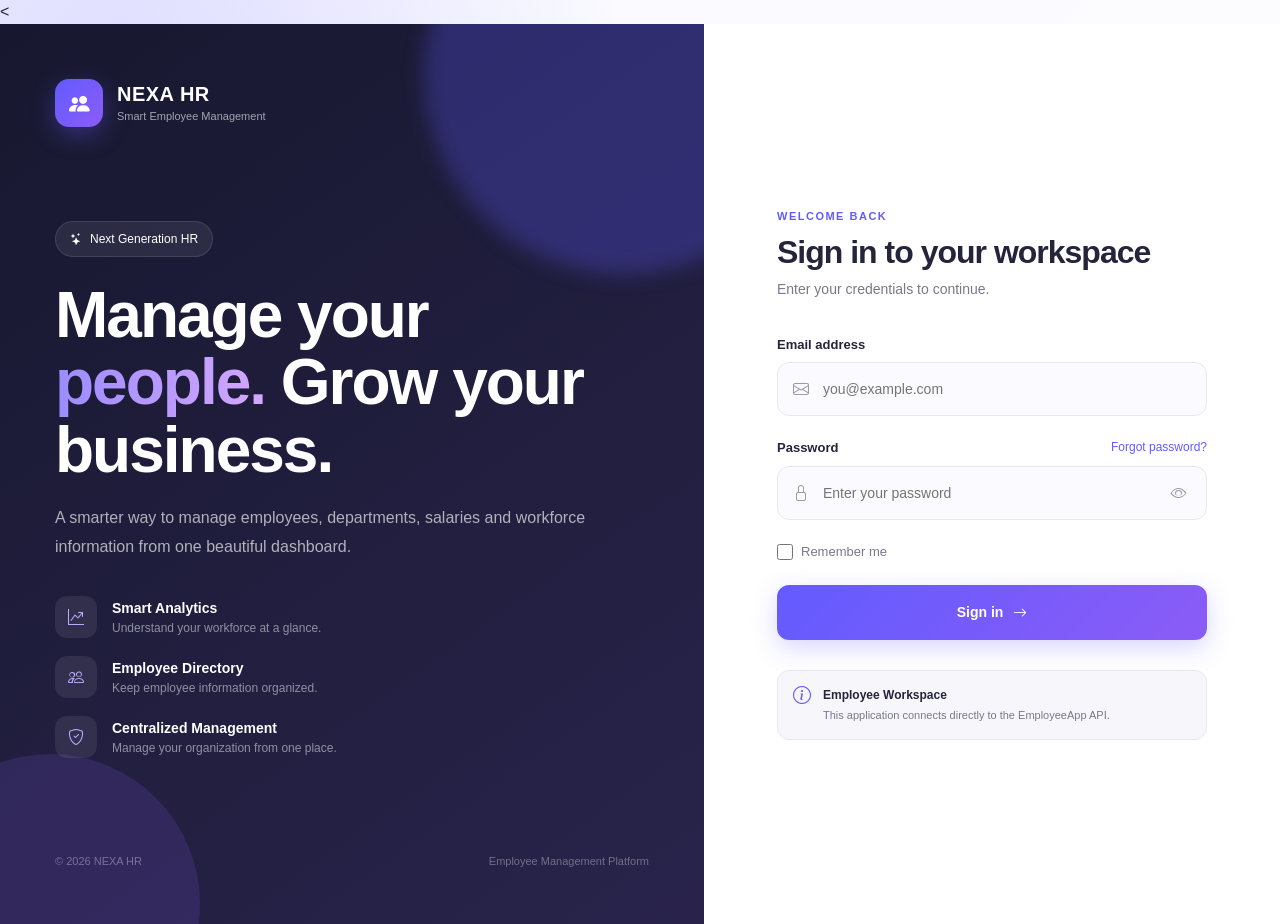
<file: index.html>
<<!DOCTYPE html>
<html lang="en">

<head>

    <meta charset="UTF-8">

    <meta name="viewport"
          content="width=device-width, initial-scale=1.0">

    <title>NEXA HR | Employee Management</title>

    <!-- Bootstrap -->
    <link
        href="https://cdn.jsdelivr.net/npm/bootstrap@5.3.3/dist/css/bootstrap.min.css"
        rel="stylesheet">

    <!-- Bootstrap Icons -->
    <link
        href="https://cdn.jsdelivr.net/npm/bootstrap-icons@1.11.3/font/bootstrap-icons.min.css"
        rel="stylesheet">

    <!-- Custom CSS -->
    <link rel="stylesheet"
          href="css/style.css">

</head>


<body class="login-page">


<div class="login-wrapper">


    <!-- LEFT SIDE -->

    <div class="login-showcase">

        <div class="brand">

            <div class="brand-icon">
                <i class="bi bi-people-fill"></i>
            </div>

            <div>
                <h3>NEXA HR</h3>
                <span>Smart Employee Management</span>
            </div>

        </div>


        <div class="showcase-content">

            <span class="welcome-badge">
                <i class="bi bi-stars"></i>
                Next Generation HR
            </span>


            <h1>
                Manage your
                <span>people.</span>
                Grow your business.
            </h1>


            <p>
                A smarter way to manage employees,
                departments, salaries and workforce
                information from one beautiful dashboard.
            </p>


            <div class="feature-list">

                <div class="feature-item">

                    <div class="feature-icon">
                        <i class="bi bi-graph-up-arrow"></i>
                    </div>

                    <div>
                        <strong>Smart Analytics</strong>
                        <small>
                            Understand your workforce at a glance.
                        </small>
                    </div>

                </div>


                <div class="feature-item">

                    <div class="feature-icon">
                        <i class="bi bi-people"></i>
                    </div>

                    <div>
                        <strong>Employee Directory</strong>
                        <small>
                            Keep employee information organized.
                        </small>
                    </div>

                </div>


                <div class="feature-item">

                    <div class="feature-icon">
                        <i class="bi bi-shield-check"></i>
                    </div>

                    <div>
                        <strong>Centralized Management</strong>
                        <small>
                            Manage your organization from one place.
                        </small>
                    </div>

                </div>

            </div>

        </div>


        <div class="showcase-footer">

            <span>
                © 2026 NEXA HR
            </span>

            <span>
                Employee Management Platform
            </span>

        </div>

    </div>



    <!-- RIGHT SIDE -->

    <div class="login-panel">


        <div class="login-box">


            <div class="mobile-brand">

                <div class="brand-icon">
                    <i class="bi bi-people-fill"></i>
                </div>

                <h3>NEXA HR</h3>

            </div>


            <div class="login-heading">

                <span class="small-title">
                    WELCOME BACK
                </span>

                <h2>
                    Sign in to your
                    workspace
                </h2>

                <p>
                    Enter your credentials to continue.
                </p>

            </div>


            <!-- LOGIN FORM -->

            <form id="loginForm">


                <!-- EMAIL -->

                <div class="input-group-custom">

                    <label for="email">
                        Email address
                    </label>

                    <div class="input-wrapper">

                        <i class="bi bi-envelope"></i>

                        <input
                            type="email"
                            id="email"
                            placeholder="you@example.com"
                            autocomplete="email"
                            required>

                    </div>

                </div>



                <!-- PASSWORD -->

                <div class="input-group-custom">

                    <div class="password-label">

                        <label for="password">
                            Password
                        </label>

                        <a href="#">
                            Forgot password?
                        </a>

                    </div>


                    <div class="input-wrapper">

                        <i class="bi bi-lock"></i>

                        <input
                            type="password"
                            id="password"
                            placeholder="Enter your password"
                            autocomplete="current-password"
                            required>


                        <button
                            type="button"
                            id="togglePassword"
                            class="password-toggle">

                            <i class="bi bi-eye"></i>

                        </button>

                    </div>

                </div>



                <!-- REMEMBER -->

                <div class="remember-row">

                    <label>

                        <input
                            type="checkbox"
                            id="rememberMe">

                        <span>
                            Remember me
                        </span>

                    </label>

                </div>



                <!-- LOGIN BUTTON -->

                <button
                    type="submit"
                    class="login-button"
                    id="loginButton">

                    <span id="loginButtonText">
                        Sign in
                    </span>

                    <i class="bi bi-arrow-right"
                       id="loginButtonIcon"></i>

                </button>


            </form>


            <!-- MESSAGE -->

            <div
                id="loginMessage"
                class="login-message">
            </div>


            <!-- DEMO NOTE -->

            <div class="demo-note">

                <i class="bi bi-info-circle"></i>

                <div>

                    <strong>Employee Workspace</strong>

                    <p>
                        This application connects directly
                        to the EmployeeApp API.
                    </p>

                </div>

            </div>


        </div>


    </div>

</div>



<script>

    // ==========================================
    // PASSWORD VISIBILITY
    // ==========================================

    const password =
        document.getElementById("password");

    const togglePassword =
        document.getElementById("togglePassword");


    togglePassword.addEventListener(
        "click",
        function () {

            const icon =
                this.querySelector("i");


            if (password.type === "password") {

                password.type = "text";

                icon.classList.remove(
                    "bi-eye"
                );

                icon.classList.add(
                    "bi-eye-slash"
                );

            } else {

                password.type = "password";

                icon.classList.remove(
                    "bi-eye-slash"
                );

                icon.classList.add(
                    "bi-eye"
                );

            }

        }
    );



    // ==========================================
    // LOGIN
    // ==========================================

    const loginForm =
        document.getElementById("loginForm");


    loginForm.addEventListener(
        "submit",
        function (event) {

            event.preventDefault();


            const email =
                document.getElementById("email")
                    .value
                    .trim();


            const passwordValue =
                document.getElementById("password")
                    .value;


            const message =
                document.getElementById("loginMessage");


            const button =
                document.getElementById("loginButton");


            const buttonText =
                document.getElementById(
                    "loginButtonText"
                );


            const buttonIcon =
                document.getElementById(
                    "loginButtonIcon"
                );


            if (!email || !passwordValue) {

                message.className =
                    "login-message error";

                message.innerHTML =
                    '<i class="bi bi-exclamation-circle"></i>' +
                    ' Please enter your email and password.';

                return;

            }


            // Show loading

            button.disabled = true;

            buttonText.textContent =
                "Opening workspace...";

            buttonIcon.className =
                "spinner-border spinner-border-sm";


            /*
             * EmployeeApp API does not provide
             * a login endpoint in the endpoints
             * you supplied.
             *
             * Therefore this first version uses
             * a local workspace login.
             *
             * Later we can connect this to
             * UserApp/login if you want real
             * authentication.
             */


            setTimeout(function () {

                localStorage.setItem(
                    "nexaHRLoggedIn",
                    "true"
                );

                localStorage.setItem(
                    "nexaHRUser",
                    JSON.stringify({
                        email: email
                    })
                );


                window.location.href =
                    "dashboard.html";

            }, 700);

        }
    );

</script>


</body>

</html>
</file>
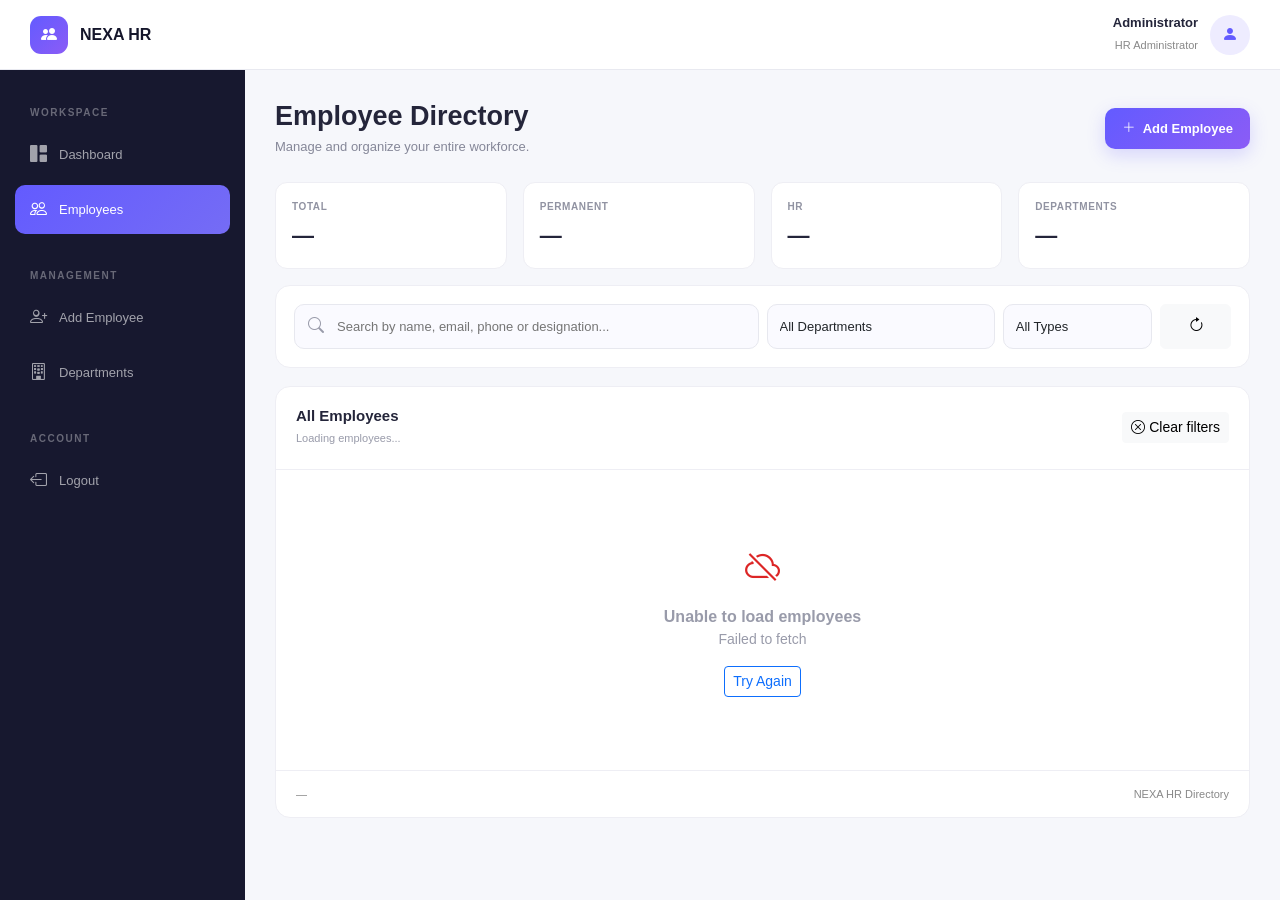
<file: employees.html>
<!DOCTYPE html>
<html lang="en">

<head>

    <meta charset="UTF-8">

    <meta name="viewport"
          content="width=device-width, initial-scale=1.0">

    <title>NEXA HR | Employees</title>


    <!-- Bootstrap -->

    <link
        href="https://cdn.jsdelivr.net/npm/bootstrap@5.3.3/dist/css/bootstrap.min.css"
        rel="stylesheet">


    <!-- Bootstrap Icons -->

    <link
        href="https://cdn.jsdelivr.net/npm/bootstrap-icons@1.11.3/font/bootstrap-icons.min.css"
        rel="stylesheet">


    <!-- Main CSS -->

    <link
        rel="stylesheet"
        href="css/style.css">


    <style>

        /* =========================================
           EMPLOYEE PAGE
        ========================================= */

        body {
            background: #f6f7fb;
        }


        .topbar {

            height: 70px;

            background: white;

            border-bottom:
                1px solid #e8e9f0;

            display: flex;

            align-items: center;

            justify-content: space-between;

            padding: 0 30px;

            position: sticky;

            top: 0;

            z-index: 1000;

        }


        .topbar-brand {

            display: flex;

            align-items: center;

            gap: 12px;

            font-weight: 800;

            color: #15162b;

        }


        .topbar-logo {

            width: 38px;
            height: 38px;

            border-radius: 11px;

            display: flex;

            align-items: center;

            justify-content: center;

            color: white;

            background:
                linear-gradient(
                    135deg,
                    #635bff,
                    #8b5cf6
                );

        }


        .user-area {

            display: flex;

            align-items: center;

            gap: 12px;

        }


        .user-avatar {

            width: 40px;
            height: 40px;

            display: flex;

            align-items: center;

            justify-content: center;

            border-radius: 50%;

            background: #eeecff;

            color: #635bff;

            font-weight: 800;

        }


        .user-info strong {

            display: block;

            font-size: 13px;

        }


        .user-info span {

            font-size: 11px;

            color: #888;

        }


        /* =========================================
           LAYOUT
        ========================================= */

        .page-wrapper {

            display: flex;

            min-height:
                calc(100vh - 70px);

        }


        .sidebar {

            width: 245px;

            background: #17182f;

            padding: 25px 15px;

            flex-shrink: 0;

        }


        .sidebar-label {

            color:
                rgba(255,255,255,0.35);

            font-size: 10px;

            font-weight: 700;

            letter-spacing: 1.5px;

            padding: 10px 15px;

        }


        .sidebar-link {

            display: flex;

            align-items: center;

            gap: 12px;

            padding: 12px 15px;

            margin-bottom: 5px;

            border-radius: 10px;

            color:
                rgba(255,255,255,0.6);

            text-decoration: none;

            font-size: 13px;

            transition: 0.2s;

        }


        .sidebar-link:hover {

            background:
                rgba(255,255,255,0.07);

            color: white;

        }


        .sidebar-link.active {

            background:
                linear-gradient(
                    135deg,
                    #635bff,
                    #756cf5
                );

            color: white;

        }


        .sidebar-link i {

            font-size: 17px;

        }


        .main-content {

            flex: 1;

            padding: 30px;

            min-width: 0;

        }


        /* =========================================
           PAGE HEADER
        ========================================= */

        .page-header {

            display: flex;

            align-items: center;

            justify-content: space-between;

            margin-bottom: 25px;

        }


        .page-header h1 {

            margin: 0;

            font-size: 27px;

            font-weight: 800;

        }


        .page-header p {

            margin: 5px 0 0;

            color: #858798;

            font-size: 13px;

        }


        .add-button {

            display: inline-flex;

            align-items: center;

            gap: 8px;

            padding: 11px 17px;

            border: none;

            border-radius: 10px;

            color: white;

            background:
                linear-gradient(
                    135deg,
                    #635bff,
                    #8b5cf6
                );

            font-size: 13px;

            font-weight: 700;

            text-decoration: none;

            box-shadow:
                0 6px 18px
                rgba(99,91,255,0.22);

            transition: 0.2s;

        }


        .add-button:hover {

            color: white;

            transform:
                translateY(-2px);

        }


        /* =========================================
           SUMMARY
        ========================================= */

        .mini-stat {

            background: white;

            border:
                1px solid #eeeef4;

            border-radius: 12px;

            padding: 16px;

        }


        .mini-stat span {

            display: block;

            color: #9193a2;

            font-size: 10px;

            text-transform: uppercase;

            font-weight: 700;

            letter-spacing: .6px;

        }


        .mini-stat strong {

            display: block;

            margin-top: 5px;

            font-size: 22px;

        }


        /* =========================================
           FILTER PANEL
        ========================================= */

        .filter-panel {

            background: white;

            border:
                1px solid #eeeef4;

            border-radius: 15px;

            padding: 18px;

            margin-bottom: 18px;

        }


        .search-box {

            position: relative;

        }


        .search-box i {

            position: absolute;

            left: 14px;

            top: 50%;

            transform:
                translateY(-50%);

            color: #999baa;

        }


        .search-box input {

            width: 100%;

            height: 45px;

            border:
                1px solid #e7e8ef;

            border-radius: 10px;

            padding-left: 42px;

            outline: none;

            font-size: 13px;

            background: #fafaff;

        }


        .search-box input:focus {

            border-color: #635bff;

            background: white;

            box-shadow:
                0 0 0 3px
                rgba(99,91,255,.07);

        }


        .filter-select {

            height: 45px;

            border:
                1px solid #e7e8ef;

            border-radius: 10px;

            font-size: 13px;

            background: #fafaff;

        }


        /* =========================================
           TABLE
        ========================================= */

        .employee-panel {

            background: white;

            border:
                1px solid #eeeef4;

            border-radius: 15px;

            overflow: hidden;

        }


        .table-header {

            display: flex;

            align-items: center;

            justify-content: space-between;

            padding: 20px;

            border-bottom:
                1px solid #eeeef4;

        }


        .table-header h5 {

            margin: 0;

            font-size: 15px;

            font-weight: 800;

        }


        .table-header span {

            color: #999baa;

            font-size: 11px;

        }


        .table-responsive {

            min-height: 300px;

        }


        .employee-table {

            margin: 0;

        }


        .employee-table th {

            padding: 14px 18px;

            background: #fafaff;

            color: #858798;

            font-size: 10px;

            text-transform: uppercase;

            letter-spacing: .7px;

            border-bottom:
                1px solid #eeeef4;

            white-space: nowrap;

        }


        .employee-table td {

            padding: 14px 18px;

            vertical-align: middle;

            border-bottom:
                1px solid #f1f1f5;

            font-size: 12px;

        }


        .employee-table tbody tr {

            transition: .15s;

        }


        .employee-table tbody tr:hover {

            background: #fafaff;

        }


        .employee-person {

            display: flex;

            align-items: center;

            gap: 11px;

        }


        .person-avatar {

            width: 38px;
            height: 38px;

            flex-shrink: 0;

            display: flex;

            align-items: center;

            justify-content: center;

            border-radius: 10px;

            background: #eeecff;

            color: #635bff;

            font-size: 11px;

            font-weight: 800;

        }


        .person-name {

            font-weight: 700;

            color: #292a3e;

        }


        .person-email {

            color: #999baa;

            font-size: 10px;

            margin-top: 2px;

        }


        .badge-custom {

            display: inline-block;

            padding: 5px 9px;

            border-radius: 20px;

            font-size: 9px;

            font-weight: 700;

        }


        .badge-permanent {

            color: #16834b;

            background: #e8f8ef;

        }


        .badge-hr {

            color: #b36a00;

            background: #fff3dd;

        }


        .badge-other {

            color: #635bff;

            background: #eeecff;

        }


        .department-badge {

            color: #55576a;

            background: #f0f1f5;

        }


        .action-buttons {

            display: flex;

            gap: 5px;

        }


        .action-btn {

            width: 32px;
            height: 32px;

            display: inline-flex;

            align-items: center;

            justify-content: center;

            border: none;

            border-radius: 8px;

            background: #f4f4f8;

            color: #686a7c;

            transition: .2s;

        }


        .action-btn:hover {

            background: #eeecff;

            color: #635bff;

        }


        .action-btn.delete:hover {

            background: #fff0f0;

            color: #dc2626;

        }


        /* =========================================
           STATES
        ========================================= */

        .table-state {

            min-height: 300px;

            display: flex;

            flex-direction: column;

            align-items: center;

            justify-content: center;

            color: #999baa;

            text-align: center;

        }


        .table-state i {

            font-size: 35px;

            margin-bottom: 10px;

        }


        .pagination-area {

            padding: 15px 20px;

            display: flex;

            align-items: center;

            justify-content: space-between;

            border-top:
                1px solid #eeeef4;

            font-size: 11px;

            color: #888;

        }


        /* =========================================
           MOBILE
        ========================================= */

        @media (max-width: 900px) {

            .sidebar {

                width: 70px;

            }


            .sidebar-label,
            .sidebar-link span {

                display: none;

            }


            .sidebar-link {

                justify-content: center;

            }

        }


        @media (max-width: 650px) {

            .sidebar {

                display: none;

            }


            .main-content {

                padding: 18px;

            }


            .page-header {

                align-items: flex-start;

                gap: 15px;

                flex-direction: column;

            }


            .table-header {

                align-items: flex-start;

                flex-direction: column;

                gap: 5px;

            }


            .user-info {

                display: none;

            }

        }

    </style>

</head>


<body>


<!-- =========================================
     TOPBAR
========================================= -->

<header class="topbar">


    <div class="topbar-brand">

        <div class="topbar-logo">

            <i class="bi bi-people-fill"></i>

        </div>

        <span>NEXA HR</span>

    </div>


    <div class="user-area">

        <div class="user-info text-end">

            <strong id="userEmail">
                Administrator
            </strong>

            <span>
                HR Administrator
            </span>

        </div>


        <div class="user-avatar">

            <i class="bi bi-person-fill"></i>

        </div>

    </div>

</header>



<!-- =========================================
     PAGE WRAPPER
========================================= -->

<div class="page-wrapper">


    <!-- =====================================
         SIDEBAR
    ====================================== -->

    <aside class="sidebar">


        <div class="sidebar-label">
            WORKSPACE
        </div>


        <a
            href="dashboard.html"
            class="sidebar-link">

            <i class="bi bi-grid-1x2-fill"></i>

            <span>Dashboard</span>

        </a>


        <a
            href="employees.html"
            class="sidebar-link active">

            <i class="bi bi-people"></i>

            <span>Employees</span>

        </a>


        <div class="sidebar-label mt-4">
            MANAGEMENT
        </div>


        <a
            href="add-employee.html"
            class="sidebar-link">

            <i class="bi bi-person-plus"></i>

            <span>Add Employee</span>

        </a>


        <a
            href="employees.html"
            class="sidebar-link">

            <i class="bi bi-building"></i>

            <span>Departments</span>

        </a>


        <div class="sidebar-label mt-4">
            ACCOUNT
        </div>


        <a
            href="#"
            id="logoutButton"
            class="sidebar-link">

            <i class="bi bi-box-arrow-left"></i>

            <span>Logout</span>

        </a>

    </aside>



    <!-- =====================================
         MAIN
    ====================================== -->

    <main class="main-content">


        <!-- PAGE HEADER -->

        <div class="page-header">

            <div>

                <h1>
                    Employee Directory
                </h1>

                <p>
                    Manage and organize your entire workforce.
                </p>

            </div>


            <a
                href="add-employee.html"
                class="add-button">

                <i class="bi bi-plus-lg"></i>

                Add Employee

            </a>

        </div>



        <!-- =================================
             MINI STATISTICS
        ================================== -->

        <div class="row g-3 mb-3">


            <div class="col-6 col-lg-3">

                <div class="mini-stat">

                    <span>
                        Total
                    </span>

                    <strong
                        id="miniTotal">
                        —
                    </strong>

                </div>

            </div>


            <div class="col-6 col-lg-3">

                <div class="mini-stat">

                    <span>
                        Permanent
                    </span>

                    <strong
                        id="miniPermanent">
                        —
                    </strong>

                </div>

            </div>


            <div class="col-6 col-lg-3">

                <div class="mini-stat">

                    <span>
                        HR
                    </span>

                    <strong
                        id="miniHR">
                        —
                    </strong>

                </div>

            </div>


            <div class="col-6 col-lg-3">

                <div class="mini-stat">

                    <span>
                        Departments
                    </span>

                    <strong
                        id="miniDepartments">
                        —
                    </strong>

                </div>

            </div>

        </div>



        <!-- =================================
             FILTERS
        ================================== -->

        <div class="filter-panel">

            <div class="row g-2">


                <div class="col-lg-6">

                    <div class="search-box">

                        <i class="bi bi-search"></i>

                        <input
                            type="search"
                            id="searchInput"
                            placeholder="Search by name, email, phone or designation...">

                    </div>

                </div>


                <div class="col-md-5 col-lg-3">

                    <select
                        id="departmentFilter"
                        class="form-select filter-select">

                        <option value="">
                            All Departments
                        </option>

                    </select>

                </div>


                <div class="col-md-5 col-lg-2">

                    <select
                        id="typeFilter"
                        class="form-select filter-select">

                        <option value="">
                            All Types
                        </option>

                        <option value="Permanent">
                            Permanent
                        </option>

                        <option value="HR">
                            HR
                        </option>

                        <option value="Contract">
                            Contract
                        </option>

                    </select>

                </div>


                <div class="col-md-2 col-lg-1">

                    <button
                        id="refreshButton"
                        class="btn btn-light w-100"
                        style="height:45px;"
                        title="Refresh">

                        <i class="bi bi-arrow-clockwise"></i>

                    </button>

                </div>

            </div>

        </div>



        <!-- =================================
             EMPLOYEE TABLE
        ================================== -->

        <div class="employee-panel">


            <div class="table-header">

                <div>

                    <h5>
                        All Employees
                    </h5>

                    <span id="resultText">
                        Loading employees...
                    </span>

                </div>


                <div>

                    <button
                        id="clearFilters"
                        class="btn btn-sm btn-light">

                        <i class="bi bi-x-circle"></i>
                        Clear filters

                    </button>

                </div>

            </div>



            <div class="table-responsive">


                <table
                    class="table employee-table"
                    id="employeeTable">


                    <thead>

                        <tr>

                            <th>
                                Employee
                            </th>

                            <th>
                                Phone
                            </th>

                            <th>
                                Department
                            </th>

                            <th>
                                Designation
                            </th>

                            <th>
                                Joining Date
                            </th>

                            <th>
                                Type
                            </th>

                            <th>
                                Salary
                            </th>

                            <th>
                                Actions
                            </th>

                        </tr>

                    </thead>


                    <tbody
                        id="employeeTableBody">

                    </tbody>


                </table>


                <div
                    id="tableState"
                    class="table-state">

                    <div
                        class="spinner-border"
                        style="color:#635bff;">
                    </div>

                    <div class="mt-3">
                        Loading employees...
                    </div>

                </div>


            </div>



            <div class="pagination-area">

                <span id="paginationText">
                    —
                </span>

                <span>
                    NEXA HR Directory
                </span>

            </div>


        </div>


    </main>

</div>



<!-- =========================================
     DELETE CONFIRMATION MODAL
========================================= -->

<div
    class="modal fade"
    id="deleteModal"
    tabindex="-1">


    <div
        class="modal-dialog modal-dialog-centered">


        <div class="modal-content"
             style="border:none;border-radius:16px;">


            <div class="modal-body text-center p-4">


                <div
                    style="
                        width:55px;
                        height:55px;
                        margin:auto;
                        display:flex;
                        align-items:center;
                        justify-content:center;
                        border-radius:50%;
                        background:#fff0f0;
                        color:#dc2626;
                        font-size:22px;
                    ">

                    <i class="bi bi-trash3"></i>

                </div>


                <h5 class="mt-3">
                    Delete employee?
                </h5>


                <p
                    class="text-muted"
                    style="font-size:13px;">

                    Are you sure you want to delete
                    <strong id="deleteEmployeeName">
                        this employee
                    </strong>?

                    This action cannot be undone.

                </p>


                <div class="d-flex gap-2 justify-content-center">

                    <button
                        type="button"
                        class="btn btn-light"
                        data-bs-dismiss="modal">

                        Cancel

                    </button>


                    <button
                        type="button"
                        id="confirmDeleteButton"
                        class="btn btn-danger">

                        Delete Employee

                    </button>

                </div>

            </div>

        </div>

    </div>

</div>



<!-- Bootstrap -->

<script
    src="https://cdn.jsdelivr.net/npm/bootstrap@5.3.3/dist/js/bootstrap.bundle.min.js">
</script>


<!-- API -->

<script src="js/api.js"></script>


<!-- Employee JavaScript -->

<script src="js/employees.js"></script>


</body>

</html>
</file>
<file: css/style.css>
/* ==========================================
   NEXA HR
   SMART EMPLOYEE MANAGEMENT SYSTEM
========================================== */

:root {

    --primary: #635bff;
    --primary-dark: #5148e5;
    --secondary: #8b5cf6;

    --dark: #15162b;
    --text: #24253a;
    --muted: #77798c;

    --light-bg: #f7f8fc;
    --white: #ffffff;

    --border: #e8e9f0;

    --success: #16a34a;
    --danger: #dc2626;

}


/* ==========================================
   GLOBAL
========================================== */

* {
    box-sizing: border-box;
}


html {
    scroll-behavior: smooth;
}


body {

    margin: 0;

    font-family:
        Inter,
        -apple-system,
        BlinkMacSystemFont,
        "Segoe UI",
        Arial,
        sans-serif;

    background: var(--light-bg);

    color: var(--text);

}


/* ==========================================
   LOGIN PAGE
========================================== */

.login-page {

    min-height: 100vh;

    background:
        radial-gradient(circle at 10% 10%,
            rgba(99, 91, 255, 0.18),
            transparent 35%),
        linear-gradient(135deg,
            #f8f8ff,
            #ffffff);

}


.login-wrapper {

    min-height: 100vh;

    display: grid;

    grid-template-columns:
        minmax(0, 1.1fr) minmax(400px, 0.9fr);

}


/* ==========================================
   LEFT SHOWCASE
========================================== */

.login-showcase {

    position: relative;

    display: flex;

    flex-direction: column;

    justify-content: space-between;

    padding: 55px;

    overflow: hidden;

    background:
        linear-gradient(145deg,
            #17182f,
            #29234b);

    color: white;

}


.login-showcase::before {

    content: "";

    position: absolute;

    width: 400px;
    height: 400px;

    border-radius: 50%;

    background:
        rgba(99, 91, 255, 0.28);

    top: -150px;
    right: -120px;

    filter: blur(10px);

}


.login-showcase::after {

    content: "";

    position: absolute;

    width: 300px;
    height: 300px;

    border-radius: 50%;

    background:
        rgba(139, 92, 246, 0.15);

    bottom: -130px;
    left: -100px;

}


/* ==========================================
   BRAND
========================================== */

.brand {

    position: relative;

    z-index: 2;

    display: flex;

    align-items: center;

    gap: 14px;

}


.brand-icon {

    width: 48px;
    height: 48px;

    display: flex;

    align-items: center;
    justify-content: center;

    border-radius: 14px;

    background:
        linear-gradient(135deg,
            var(--primary),
            var(--secondary));

    color: white;

    font-size: 21px;

    box-shadow:
        0 8px 25px rgba(99, 91, 255, 0.35);

}


.brand h3 {

    margin: 0;

    font-size: 20px;

    font-weight: 800;

    letter-spacing: 0.5px;

}


.brand span {

    display: block;

    margin-top: 2px;

    font-size: 11px;

    color: rgba(255, 255, 255, 0.6);

}


/* ==========================================
   SHOWCASE CONTENT
========================================== */

.showcase-content {

    position: relative;

    z-index: 2;

    max-width: 650px;

}


.welcome-badge {

    display: inline-flex;

    align-items: center;

    gap: 8px;

    padding: 8px 14px;

    border-radius: 30px;

    background:
        rgba(255, 255, 255, 0.08);

    border:
        1px solid rgba(255, 255, 255, 0.1);

    font-size: 12px;

    margin-bottom: 25px;

}


.showcase-content h1 {

    margin: 0 0 20px;

    font-size: clamp(42px,
            5vw,
            68px);

    line-height: 1.05;

    font-weight: 800;

    letter-spacing: -2px;

}


.showcase-content h1 span {

    background:
        linear-gradient(90deg,
            #9b8cff,
            #d4a7ff);

    background-clip: text;

    -webkit-background-clip: text;

    -webkit-text-fill-color:
        transparent;

}


.showcase-content>p {

    max-width: 550px;

    font-size: 16px;

    line-height: 1.8;

    color:
        rgba(255, 255, 255, 0.65);

    margin-bottom: 35px;

}


/* ==========================================
   FEATURES
========================================== */

.feature-list {

    display: flex;

    flex-direction: column;

    gap: 18px;

}


.feature-item {

    display: flex;

    align-items: center;

    gap: 15px;

}


.feature-icon {

    width: 42px;
    height: 42px;

    display: flex;

    align-items: center;
    justify-content: center;

    border-radius: 12px;

    background:
        rgba(255, 255, 255, 0.08);

    color:
        #b7adff;

}


.feature-item strong {

    display: block;

    font-size: 14px;

}


.feature-item small {

    color:
        rgba(255, 255, 255, 0.5);

    font-size: 12px;

}


/* ==========================================
   FOOTER
========================================== */

.showcase-footer {

    position: relative;

    z-index: 2;

    display: flex;

    justify-content: space-between;

    color:
        rgba(255, 255, 255, 0.35);

    font-size: 11px;

}


/* ==========================================
   LOGIN PANEL
========================================== */

.login-panel {

    display: flex;

    align-items: center;

    justify-content: center;

    padding: 50px;

    background: white;

}


.login-box {

    width: 100%;

    max-width: 430px;

}


.mobile-brand {

    display: none;

}


/* ==========================================
   LOGIN HEADING
========================================== */

.login-heading {

    margin-bottom: 35px;

}


.small-title {

    color: var(--primary);

    font-size: 11px;

    font-weight: 800;

    letter-spacing: 1.5px;

}


.login-heading h2 {

    margin:
        8px 0 8px;

    font-size: 32px;

    font-weight: 800;

    letter-spacing: -1px;

}


.login-heading p {

    margin: 0;

    color: var(--muted);

    font-size: 14px;

}


/* ==========================================
   INPUTS
========================================== */

.input-group-custom {

    margin-bottom: 22px;

}


.input-group-custom label {

    display: block;

    margin-bottom: 8px;

    font-size: 13px;

    font-weight: 600;

}


.input-wrapper {

    position: relative;

}


.input-wrapper>i {

    position: absolute;

    left: 16px;

    top: 50%;

    transform:
        translateY(-50%);

    color: #999bad;

    z-index: 2;

}


.input-wrapper input {

    width: 100%;

    height: 54px;

    border: 1px solid var(--border);

    border-radius: 12px;

    padding:
        0 45px;

    outline: none;

    font-size: 14px;

    background: #fafaff;

    transition: 0.25s;

}


.input-wrapper input:focus {

    border-color:
        var(--primary);

    background: white;

    box-shadow:
        0 0 0 4px rgba(99, 91, 255, 0.08);

}


.password-label {

    display: flex;

    justify-content: space-between;

}


.password-label a {

    color: var(--primary);

    font-size: 12px;

    text-decoration: none;

}


.password-toggle {

    position: absolute;

    right: 14px;

    top: 50%;

    transform:
        translateY(-50%);

    border: none;

    background: none;

    color: #999bad;

    cursor: pointer;

}


/* ==========================================
   REMEMBER
========================================== */

.remember-row {

    margin-bottom: 24px;

}


.remember-row label {

    display: flex;

    align-items: center;

    gap: 8px;

    font-size: 13px;

    color: var(--muted);

}


.remember-row input {

    width: 16px;
    height: 16px;

    accent-color:
        var(--primary);

}


/* ==========================================
   LOGIN BUTTON
========================================== */

.login-button {

    width: 100%;

    height: 55px;

    border: none;

    border-radius: 12px;

    background:
        linear-gradient(135deg,
            var(--primary),
            var(--secondary));

    color: white;

    font-size: 14px;

    font-weight: 700;

    display: flex;

    align-items: center;

    justify-content: center;

    gap: 10px;

    cursor: pointer;

    transition: 0.25s;

    box-shadow:
        0 8px 25px rgba(99, 91, 255, 0.25);

}


.login-button:hover {

    transform:
        translateY(-2px);

    box-shadow:
        0 12px 30px rgba(99, 91, 255, 0.35);

}


.login-button:disabled {

    opacity: 0.7;

    cursor: wait;

}


/* ==========================================
   MESSAGE
========================================== */

.login-message {

    margin-top: 15px;

    padding: 10px 12px;

    border-radius: 8px;

    display: none;

    font-size: 13px;

}


.login-message.error {

    display: block;

    color: var(--danger);

    background:
        rgba(220, 38, 38, 0.08);

}


.login-message.success {

    display: block;

    color: var(--success);

    background:
        rgba(22, 163, 74, 0.08);

}


/* ==========================================
   DEMO NOTE
========================================== */

.demo-note {

    display: flex;

    gap: 12px;

    margin-top: 30px;

    padding: 15px;

    border-radius: 12px;

    background: #f7f7fb;

    border:
        1px solid var(--border);

}


.demo-note>i {

    color: var(--primary);

    font-size: 18px;

}


.demo-note strong {

    display: block;

    font-size: 12px;

}


.demo-note p {

    margin: 3px 0 0;

    font-size: 11px;

    color: var(--muted);

    line-height: 1.5;

}


/* ==========================================
   RESPONSIVE
========================================== */

@media (max-width: 1000px) {

    .login-wrapper {

        grid-template-columns:
            1fr;

    }


    .login-showcase {

        display: none;

    }


    .login-panel {

        min-height: 100vh;

        padding: 30px 20px;

    }


    .mobile-brand {

        display: flex;

        align-items: center;

        gap: 12px;

        margin-bottom: 45px;

    }


    .mobile-brand .brand-icon {

        width: 42px;
        height: 42px;

    }


    .mobile-brand h3 {

        margin: 0;

        font-size: 20px;

        font-weight: 800;

    }

}


@media (max-width: 480px) {

    .login-panel {

        padding: 25px 18px;

    }


    .login-heading h2 {

        font-size: 27px;

    }

}
</file>
